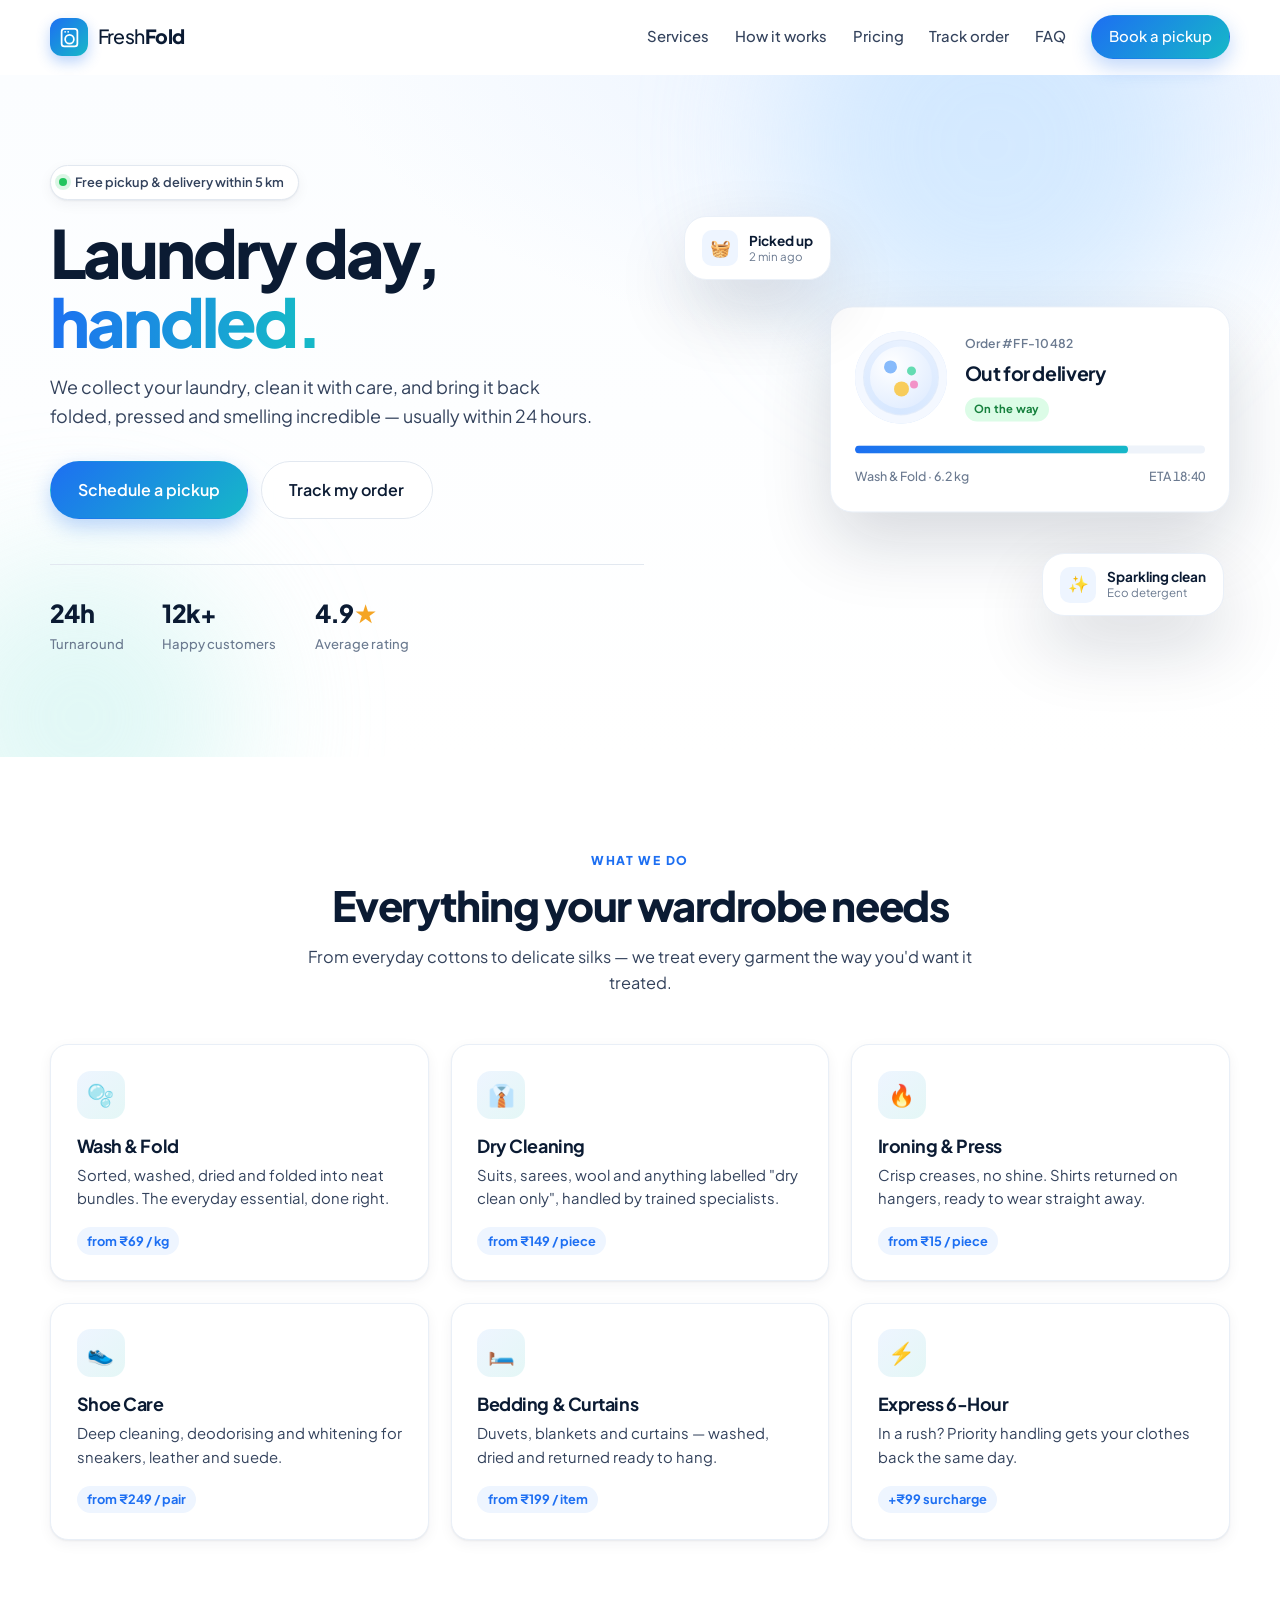
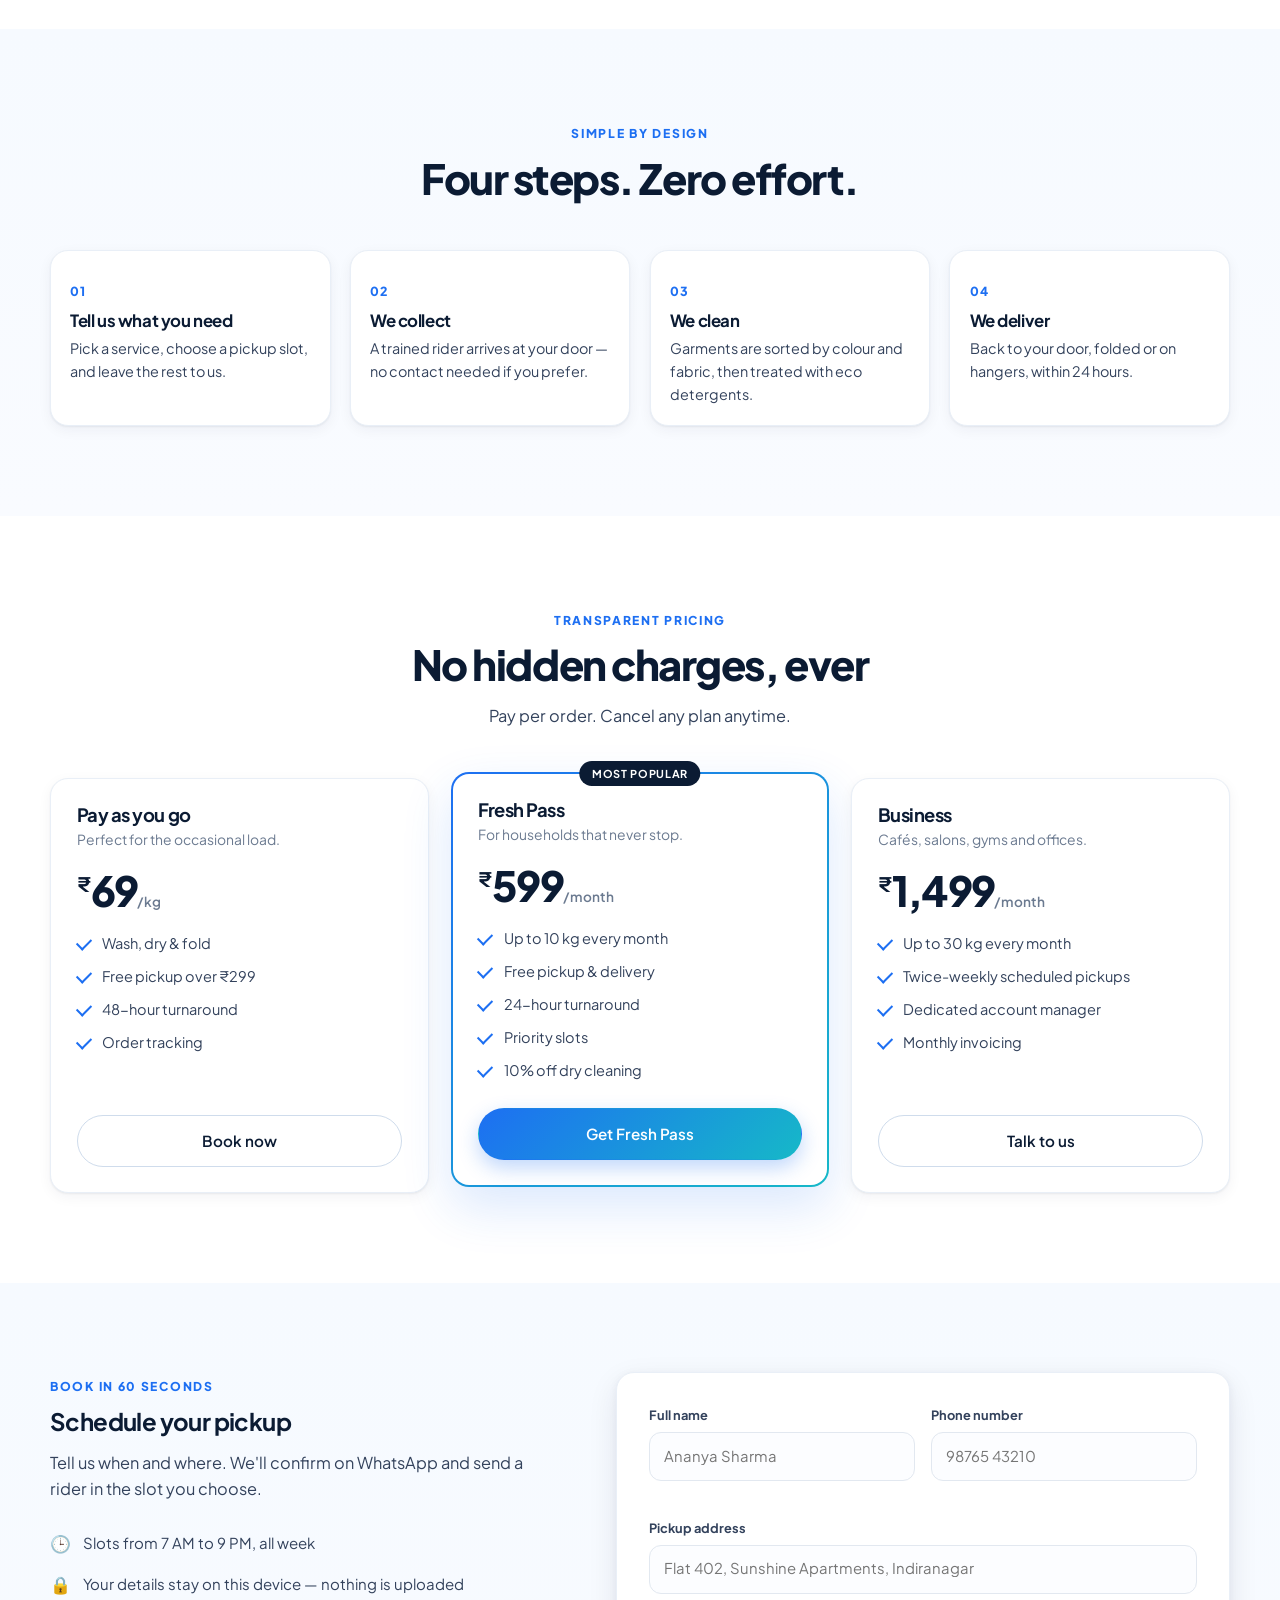
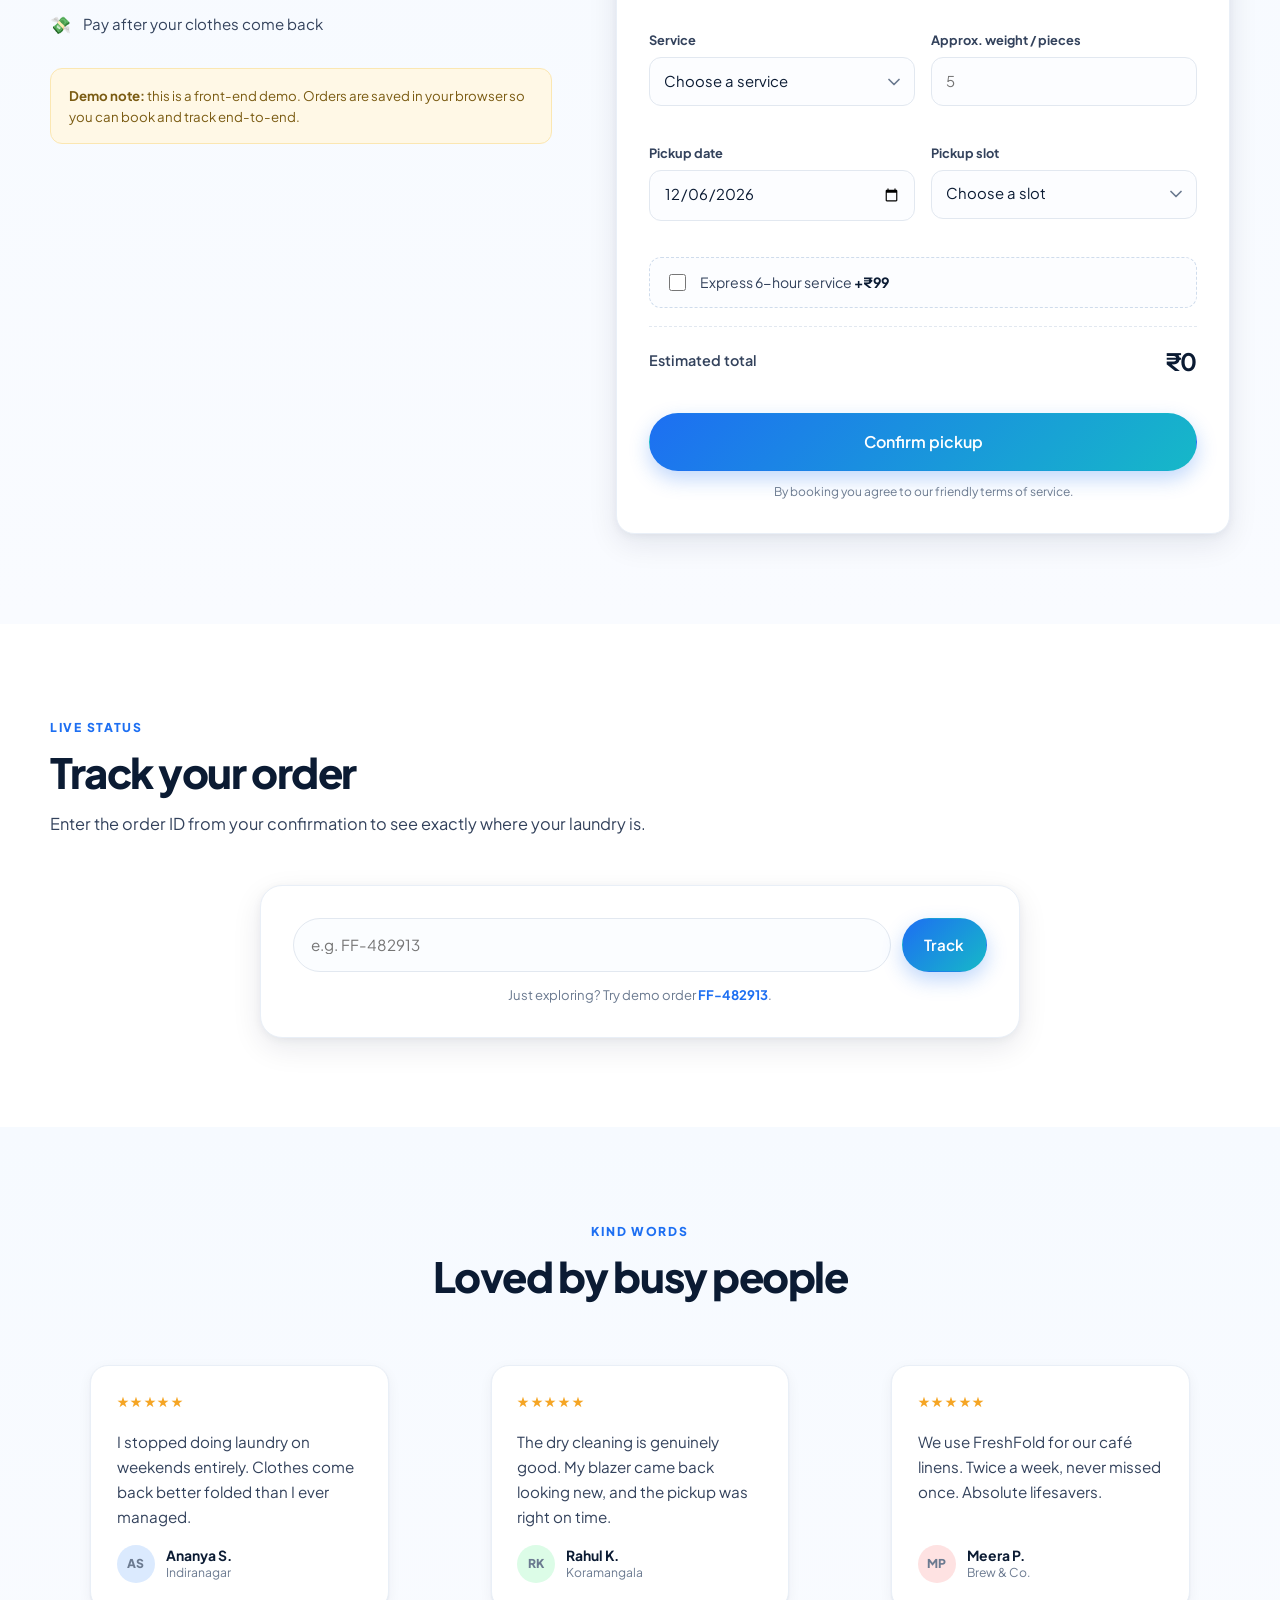
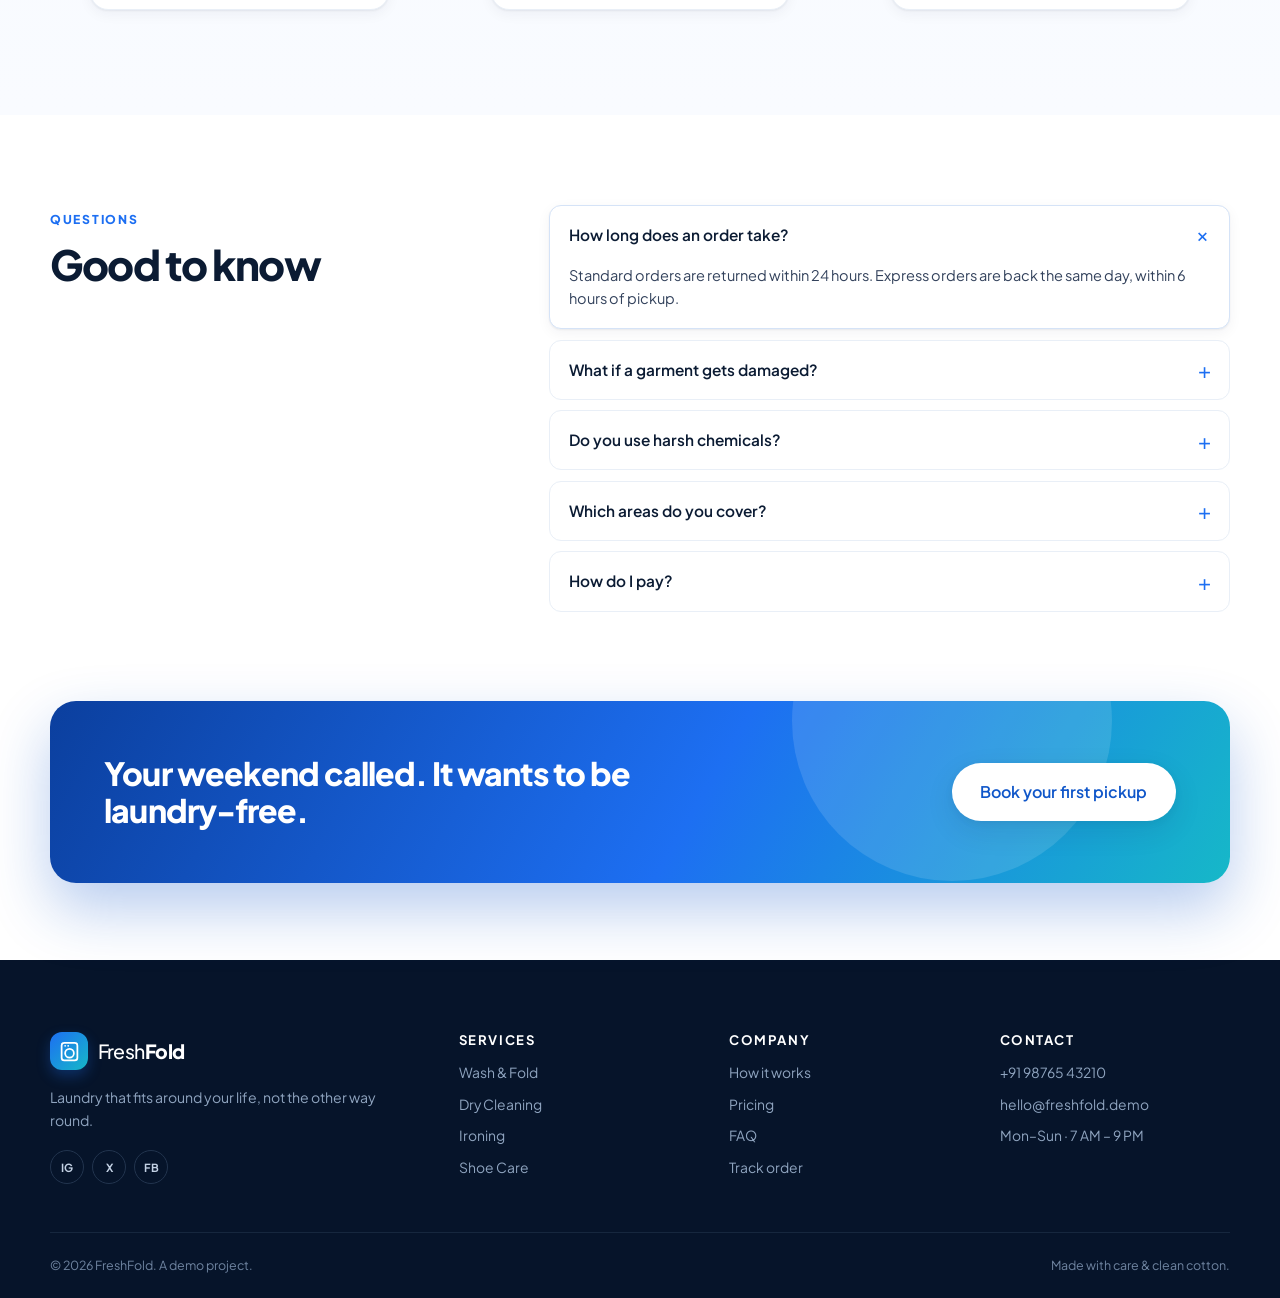
<file: index.html>
<!DOCTYPE html>
<html lang="en">
<head>
  <meta charset="UTF-8" />
  <meta name="viewport" content="width=device-width, initial-scale=1.0" />
  <title>FreshFold — Laundry &amp; Dry Cleaning, Delivered</title>
  <meta name="description" content="FreshFold picks up, washes, folds and delivers your laundry in 24 hours. Book a pickup in under a minute." />
  <link rel="preconnect" href="https://fonts.googleapis.com" />
  <link rel="preconnect" href="https://fonts.gstatic.com" crossorigin />
  <link href="https://fonts.googleapis.com/css2?family=Plus+Jakarta+Sans:wght@400;500;600;700;800&display=swap" rel="stylesheet" />
  <link rel="stylesheet" href="styles.css" />
  <link rel="icon" href="data:image/svg+xml,<svg xmlns='http://www.w3.org/2000/svg' viewBox='0 0 100 100'><text y='.9em' font-size='90'>🫧</text></svg>" />
</head>
<body>

  <!-- ================= NAV ================= -->
  <header class="nav" id="nav">
    <div class="container nav__inner">
      <a href="#top" class="brand">
        <span class="brand__mark" aria-hidden="true">
          <svg viewBox="0 0 24 24" fill="none" stroke="currentColor" stroke-width="2" stroke-linecap="round" stroke-linejoin="round">
            <rect x="3" y="2" width="18" height="20" rx="3"></rect>
            <circle cx="12" cy="14" r="5"></circle>
            <path d="M7 5.5h.01M10.5 5.5h.01"></path>
          </svg>
        </span>
        <span class="brand__text">Fresh<strong>Fold</strong></span>
      </a>

      <nav class="nav__links" id="navLinks">
        <a href="#services">Services</a>
        <a href="#how">How it works</a>
        <a href="#pricing">Pricing</a>
        <a href="#track">Track order</a>
        <a href="#faq">FAQ</a>
        <a href="#book" class="btn btn--primary btn--sm nav__cta">Book a pickup</a>
      </nav>

      <button class="nav__toggle" id="navToggle" aria-label="Open menu" aria-expanded="false">
        <span></span><span></span><span></span>
      </button>
    </div>
  </header>

  <main id="top">

    <!-- ================= HERO ================= -->
    <section class="hero">
      <div class="hero__glow hero__glow--a"></div>
      <div class="hero__glow hero__glow--b"></div>

      <div class="container hero__inner">
        <div class="hero__copy">
          <span class="pill">
            <span class="pill__dot"></span>
            Free pickup &amp; delivery within 5 km
          </span>

          <h1>Laundry day,<br /><span class="grad">handled.</span></h1>

          <p class="hero__lead">
            We collect your laundry, clean it with care, and bring it back folded,
            pressed and smelling incredible — usually within 24 hours.
          </p>

          <div class="hero__actions">
            <a href="#book" class="btn btn--primary btn--lg">Schedule a pickup</a>
            <a href="#track" class="btn btn--ghost btn--lg">Track my order</a>
          </div>

          <dl class="hero__stats">
            <div>
              <dt>24h</dt>
              <dd>Turnaround</dd>
            </div>
            <div>
              <dt>12k+</dt>
              <dd>Happy customers</dd>
            </div>
            <div>
              <dt>4.9<span class="star">★</span></dt>
              <dd>Average rating</dd>
            </div>
          </dl>
        </div>

        <div class="hero__art" aria-hidden="true">
          <div class="art-card art-card--main">
            <div class="art-card__top">
              <div class="drum">
                <div class="drum__inner">
                  <span></span><span></span><span></span><span></span>
                </div>
              </div>
              <div class="art-card__meta">
                <span class="muted">Order #FF-10482</span>
                <strong>Out for delivery</strong>
                <span class="badge badge--green">On the way</span>
              </div>
            </div>
            <div class="progress"><span style="width: 78%"></span></div>
            <div class="art-card__foot">
              <span>Wash &amp; Fold · 6.2 kg</span>
              <span class="mono">ETA 18:40</span>
            </div>
          </div>

          <div class="art-card art-card--float">
            <span class="float__emoji">🧺</span>
            <div>
              <strong>Picked up</strong>
              <span class="muted">2 min ago</span>
            </div>
          </div>

          <div class="art-card art-card--float2">
            <span class="float__emoji">✨</span>
            <div>
              <strong>Sparkling clean</strong>
              <span class="muted">Eco detergent</span>
            </div>
          </div>
        </div>
      </div>
    </section>

    <!-- ================= SERVICES ================= -->
    <section class="section" id="services">
      <div class="container">
        <div class="section__head">
          <span class="eyebrow">What we do</span>
          <h2>Everything your wardrobe needs</h2>
          <p class="section__lead">From everyday cottons to delicate silks — we treat every garment the way you'd want it treated.</p>
        </div>

        <div class="grid grid--3">
          <article class="card service">
            <span class="service__icon">🫧</span>
            <h3>Wash &amp; Fold</h3>
            <p>Sorted, washed, dried and folded into neat bundles. The everyday essential, done right.</p>
            <span class="service__price">from ₹69 / kg</span>
          </article>

          <article class="card service">
            <span class="service__icon">👔</span>
            <h3>Dry Cleaning</h3>
            <p>Suits, sarees, wool and anything labelled "dry clean only", handled by trained specialists.</p>
            <span class="service__price">from ₹149 / piece</span>
          </article>

          <article class="card service">
            <span class="service__icon">🔥</span>
            <h3>Ironing &amp; Press</h3>
            <p>Crisp creases, no shine. Shirts returned on hangers, ready to wear straight away.</p>
            <span class="service__price">from ₹15 / piece</span>
          </article>

          <article class="card service">
            <span class="service__icon">👟</span>
            <h3>Shoe Care</h3>
            <p>Deep cleaning, deodorising and whitening for sneakers, leather and suede.</p>
            <span class="service__price">from ₹249 / pair</span>
          </article>

          <article class="card service">
            <span class="service__icon">🛏️</span>
            <h3>Bedding &amp; Curtains</h3>
            <p>Duvets, blankets and curtains — washed, dried and returned ready to hang.</p>
            <span class="service__price">from ₹199 / item</span>
          </article>

          <article class="card service">
            <span class="service__icon">⚡</span>
            <h3>Express 6-Hour</h3>
            <p>In a rush? Priority handling gets your clothes back the same day.</p>
            <span class="service__price">+₹99 surcharge</span>
          </article>
        </div>
      </div>
    </section>

    <!-- ================= HOW IT WORKS ================= -->
    <section class="section section--tint" id="how">
      <div class="container">
        <div class="section__head">
          <span class="eyebrow">Simple by design</span>
          <h2>Four steps. Zero effort.</h2>
        </div>

        <ol class="steps">
          <li class="step">
            <span class="step__num">01</span>
            <h3>Tell us what you need</h3>
            <p>Pick a service, choose a pickup slot, and leave the rest to us.</p>
          </li>
          <li class="step">
            <span class="step__num">02</span>
            <h3>We collect</h3>
            <p>A trained rider arrives at your door — no contact needed if you prefer.</p>
          </li>
          <li class="step">
            <span class="step__num">03</span>
            <h3>We clean</h3>
            <p>Garments are sorted by colour and fabric, then treated with eco detergents.</p>
          </li>
          <li class="step">
            <span class="step__num">04</span>
            <h3>We deliver</h3>
            <p>Back to your door, folded or on hangers, within 24 hours.</p>
          </li>
        </ol>
      </div>
    </section>

    <!-- ================= PRICING ================= -->
    <section class="section" id="pricing">
      <div class="container">
        <div class="section__head">
          <span class="eyebrow">Transparent pricing</span>
          <h2>No hidden charges, ever</h2>
          <p class="section__lead">Pay per order. Cancel any plan anytime.</p>
        </div>

        <div class="grid grid--3 pricing">
          <article class="card plan">
            <h3>Pay as you go</h3>
            <p class="plan__desc">Perfect for the occasional load.</p>
            <p class="plan__price"><span>₹</span>69<small>/kg</small></p>
            <ul class="ticks">
              <li>Wash, dry &amp; fold</li>
              <li>Free pickup over ₹299</li>
              <li>48-hour turnaround</li>
              <li>Order tracking</li>
            </ul>
            <a href="#book" class="btn btn--outline btn--block">Book now</a>
          </article>

          <article class="card plan plan--featured">
            <span class="plan__tag">Most popular</span>
            <h3>Fresh Pass</h3>
            <p class="plan__desc">For households that never stop.</p>
            <p class="plan__price"><span>₹</span>599<small>/month</small></p>
            <ul class="ticks">
              <li>Up to 10 kg every month</li>
              <li>Free pickup &amp; delivery</li>
              <li>24-hour turnaround</li>
              <li>Priority slots</li>
              <li>10% off dry cleaning</li>
            </ul>
            <a href="#book" class="btn btn--primary btn--block">Get Fresh Pass</a>
          </article>

          <article class="card plan">
            <h3>Business</h3>
            <p class="plan__desc">Cafés, salons, gyms and offices.</p>
            <p class="plan__price"><span>₹</span>1,499<small>/month</small></p>
            <ul class="ticks">
              <li>Up to 30 kg every month</li>
              <li>Twice-weekly scheduled pickups</li>
              <li>Dedicated account manager</li>
              <li>Monthly invoicing</li>
            </ul>
            <a href="#book" class="btn btn--outline btn--block">Talk to us</a>
          </article>
        </div>
      </div>
    </section>

    <!-- ================= BOOKING ================= -->
    <section class="section section--tint" id="book">
      <div class="container booking">
        <div class="booking__copy">
          <span class="eyebrow">Book in 60 seconds</span>
          <h2>Schedule your pickup</h2>
          <p class="section__lead">
            Tell us when and where. We'll confirm on WhatsApp and send a rider
            in the slot you choose.
          </p>

          <ul class="booking__list">
            <li><span>🕒</span> Slots from 7 AM to 9 PM, all week</li>
            <li><span>🔒</span> Your details stay on this device — nothing is uploaded</li>
            <li><span>💸</span> Pay after your clothes come back</li>
          </ul>

          <div class="booking__note">
            <strong>Demo note:</strong> this is a front-end demo. Orders are saved in
            your browser so you can book and track end-to-end.
          </div>
        </div>

        <form class="card form" id="bookingForm" novalidate>
          <div class="form__row">
            <div class="field">
              <label for="name">Full name</label>
              <input type="text" id="name" name="name" placeholder="Ananya Sharma" required />
              <span class="error" data-error-for="name"></span>
            </div>
            <div class="field">
              <label for="phone">Phone number</label>
              <input type="tel" id="phone" name="phone" placeholder="98765 43210" inputmode="numeric" required />
              <span class="error" data-error-for="phone"></span>
            </div>
          </div>

          <div class="field">
            <label for="address">Pickup address</label>
            <input type="text" id="address" name="address" placeholder="Flat 402, Sunshine Apartments, Indiranagar" required />
            <span class="error" data-error-for="address"></span>
          </div>

          <div class="form__row">
            <div class="field">
              <label for="service">Service</label>
              <select id="service" name="service" required>
                <option value="">Choose a service</option>
                <option>Wash &amp; Fold — ₹69/kg</option>
                <option>Dry Cleaning — ₹149/piece</option>
                <option>Ironing &amp; Press — ₹15/piece</option>
                <option>Shoe Care — ₹249/pair</option>
                <option>Bedding &amp; Curtains — ₹199/item</option>
              </select>
              <span class="error" data-error-for="service"></span>
            </div>
            <div class="field">
              <label for="weight">Approx. weight / pieces</label>
              <input type="number" id="weight" name="weight" placeholder="5" min="1" max="100" required />
              <span class="error" data-error-for="weight"></span>
            </div>
          </div>

          <div class="form__row">
            <div class="field">
              <label for="date">Pickup date</label>
              <input type="date" id="date" name="date" required />
              <span class="error" data-error-for="date"></span>
            </div>
            <div class="field">
              <label for="slot">Pickup slot</label>
              <select id="slot" name="slot" required>
                <option value="">Choose a slot</option>
                <option>7:00 AM – 10:00 AM</option>
                <option>10:00 AM – 1:00 PM</option>
                <option>1:00 PM – 4:00 PM</option>
                <option>4:00 PM – 7:00 PM</option>
                <option>7:00 PM – 9:00 PM</option>
              </select>
              <span class="error" data-error-for="slot"></span>
            </div>
          </div>

          <label class="checkbox">
            <input type="checkbox" id="express" name="express" />
            <span>Express 6-hour service <b>+₹99</b></span>
          </label>

          <div class="form__total">
            <span>Estimated total</span>
            <strong id="estimate">₹0</strong>
          </div>

          <button type="submit" class="btn btn--primary btn--block btn--lg">Confirm pickup</button>
          <p class="form__fine">By booking you agree to our friendly terms of service.</p>
        </form>
      </div>
    </section>

    <!-- ================= TRACK ================= -->
    <section class="section" id="track">
      <div class="container track">
        <div class="section__head section__head--left">
          <span class="eyebrow">Live status</span>
          <h2>Track your order</h2>
          <p class="section__lead">Enter the order ID from your confirmation to see exactly where your laundry is.</p>
        </div>

        <div class="track__box">
          <form class="track__form" id="trackForm">
            <input type="text" id="trackInput" placeholder="e.g. FF-482913" autocomplete="off" aria-label="Order ID" />
            <button class="btn btn--primary" type="submit">Track</button>
          </form>
          <p class="track__hint">No order yet? <a href="#book">Book a pickup</a> and we'll create one for you.</p>

          <div class="track__result" id="trackResult" hidden></div>
        </div>
      </div>
    </section>

    <!-- ================= TESTIMONIALS ================= -->
    <section class="section section--tint">
      <div class="container">
        <div class="section__head">
          <span class="eyebrow">Kind words</span>
          <h2>Loved by busy people</h2>
        </div>

        <div class="grid grid--3">
          <figure class="card quote">
            <div class="quote__stars">★★★★★</div>
            <blockquote>I stopped doing laundry on weekends entirely. Clothes come back better folded than I ever managed.</blockquote>
            <figcaption>
              <span class="avatar" style="--a:#dbeafe;--b:#1d4ed8">AS</span>
              <div><strong>Ananya S.</strong><span>Indiranagar</span></div>
            </figcaption>
          </figure>

          <figure class="card quote">
            <div class="quote__stars">★★★★★</div>
            <blockquote>The dry cleaning is genuinely good. My blazer came back looking new, and the pickup was right on time.</blockquote>
            <figcaption>
              <span class="avatar" style="--a:#dcfce7;--b:#15803d">RK</span>
              <div><strong>Rahul K.</strong><span>Koramangala</span></div>
            </figcaption>
          </figure>

          <figure class="card quote">
            <div class="quote__stars">★★★★★</div>
            <blockquote>We use FreshFold for our café linens. Twice a week, never missed once. Absolute lifesavers.</blockquote>
            <figcaption>
              <span class="avatar" style="--a:#fee2e2;--b:#b91c1c">MP</span>
              <div><strong>Meera P.</strong><span>Brew &amp; Co.</span></div>
            </figcaption>
          </figure>
        </div>
      </div>
    </section>

    <!-- ================= FAQ ================= -->
    <section class="section" id="faq">
      <div class="container faq">
        <div class="section__head section__head--left">
          <span class="eyebrow">Questions</span>
          <h2>Good to know</h2>
        </div>

        <div class="accordion" id="accordion">
          <details open>
            <summary>How long does an order take?</summary>
            <p>Standard orders are returned within 24 hours. Express orders are back the same day, within 6 hours of pickup.</p>
          </details>
          <details>
            <summary>What if a garment gets damaged?</summary>
            <p>We photograph every item at intake. If something goes wrong, we reimburse up to 10× the cleaning cost — no arguments.</p>
          </details>
          <details>
            <summary>Do you use harsh chemicals?</summary>
            <p>No. We use biodegradable, dermatologist-tested detergents, and a separate fragrance-free wash is available on request.</p>
          </details>
          <details>
            <summary>Which areas do you cover?</summary>
            <p>Pickup and delivery are free within 5 km of our hubs. Beyond that, a small ₹49 distance fee applies.</p>
          </details>
          <details>
            <summary>How do I pay?</summary>
            <p>Pay after delivery by UPI, card or cash. Monthly plans are billed at the start of the cycle.</p>
          </details>
        </div>
      </div>
    </section>

    <!-- ================= CTA ================= -->
    <section class="cta">
      <div class="container cta__inner">
        <h2>Your weekend called. It wants to be laundry-free.</h2>
        <a href="#book" class="btn btn--white btn--lg">Book your first pickup</a>
      </div>
    </section>
  </main>

  <!-- ================= FOOTER ================= -->
  <footer class="footer">
    <div class="container footer__inner">
      <div class="footer__brand">
        <a href="#top" class="brand">
          <span class="brand__mark" aria-hidden="true">
            <svg viewBox="0 0 24 24" fill="none" stroke="currentColor" stroke-width="2" stroke-linecap="round" stroke-linejoin="round">
              <rect x="3" y="2" width="18" height="20" rx="3"></rect>
              <circle cx="12" cy="14" r="5"></circle>
              <path d="M7 5.5h.01M10.5 5.5h.01"></path>
            </svg>
          </span>
          <span class="brand__text">Fresh<strong>Fold</strong></span>
        </a>
        <p>Laundry that fits around your life, not the other way round.</p>
        <div class="socials">
          <a href="#" aria-label="Instagram">IG</a>
          <a href="#" aria-label="X">X</a>
          <a href="#" aria-label="Facebook">FB</a>
        </div>
      </div>

      <div class="footer__col">
        <h4>Services</h4>
        <a href="#services">Wash &amp; Fold</a>
        <a href="#services">Dry Cleaning</a>
        <a href="#services">Ironing</a>
        <a href="#services">Shoe Care</a>
      </div>

      <div class="footer__col">
        <h4>Company</h4>
        <a href="#how">How it works</a>
        <a href="#pricing">Pricing</a>
        <a href="#faq">FAQ</a>
        <a href="#track">Track order</a>
      </div>

      <div class="footer__col">
        <h4>Contact</h4>
        <a href="tel:+919876543210">+91 98765 43210</a>
        <a href="mailto:hello@freshfold.demo">hello@freshfold.demo</a>
        <p class="muted">Mon–Sun · 7 AM – 9 PM</p>
      </div>
    </div>

    <div class="container footer__bottom">
      <span>© <span id="year"></span> FreshFold. A demo project.</span>
      <span>Made with care &amp; clean cotton.</span>
    </div>
  </footer>

  <!-- ================= SUCCESS MODAL ================= -->
  <div class="modal" id="successModal" role="dialog" aria-modal="true" aria-labelledby="modalTitle" hidden>
    <div class="modal__backdrop" data-close-modal></div>
    <div class="modal__card">
      <div class="modal__icon">✓</div>
      <h3 id="modalTitle">Pickup confirmed!</h3>
      <p class="muted">Keep this order ID — you'll need it to track your laundry.</p>
      <div class="modal__id" id="modalOrderId">FF-000000</div>
      <div class="modal__actions">
        <button class="btn btn--primary btn--block" id="modalTrack">Track this order</button>
        <button class="btn btn--ghost btn--block" data-close-modal>Done</button>
      </div>
    </div>
  </div>

  <div class="toast" id="toast" role="status" aria-live="polite"></div>

  <script src="app.js"></script>
</body>
</html>
</file>
<file: styles.css>
/* ============================================================
   FreshFold — styles
   ============================================================ */

:root {
  --ink: #0b1b33;
  --ink-2: #33425c;
  --muted: #6b7a90;
  --line: #e2e8f0;

  --brand: #1d6ff2;
  --brand-2: #16b8c8;
  --brand-dark: #0f56c9;
  --mint: #ecf4ff;

  --white: #ffffff;
  --bg: #f7fafc;

  --radius: 18px;
  --radius-sm: 12px;
  --shadow-sm: 0 1px 2px rgba(11, 27, 51, .06), 0 4px 14px rgba(11, 27, 51, .05);
  --shadow: 0 10px 30px rgba(11, 27, 51, .09), 0 2px 8px rgba(11, 27, 51, .05);
  --shadow-lg: 0 30px 70px rgba(11, 27, 51, .16);

  --ff: "Plus Jakarta Sans", -apple-system, BlinkMacSystemFont, "Segoe UI", sans-serif;
}

* { box-sizing: border-box; }

html { scroll-behavior: smooth; scroll-padding-top: 90px; }

body {
  margin: 0;
  font-family: var(--ff);
  color: var(--ink);
  background: var(--white);
  line-height: 1.6;
  -webkit-font-smoothing: antialiased;
}

h1, h2, h3, h4 { line-height: 1.15; letter-spacing: -.025em; margin: 0; }

p { margin: 0; }

a { color: inherit; text-decoration: none; }

img, svg { display: block; max-width: 100%; }

::selection { background: #cfe3ff; }

.container {
  width: min(1180px, 100% - 3rem);
  margin-inline: auto;
}

.muted { color: var(--muted); }
.mono { font-variant-numeric: tabular-nums; }
.star { color: #f5a524; }

/* ---------------- Buttons ---------------- */
.btn {
  --btn-bg: var(--brand);
  --btn-fg: #fff;
  display: inline-flex;
  align-items: center;
  justify-content: center;
  gap: .5rem;
  padding: .8rem 1.35rem;
  border: 1px solid transparent;
  border-radius: 999px;
  background: var(--btn-bg);
  color: var(--btn-fg);
  font: inherit;
  font-weight: 600;
  font-size: .95rem;
  cursor: pointer;
  transition: transform .15s ease, box-shadow .2s ease, background .2s ease, border-color .2s ease;
  white-space: nowrap;
}

.btn:hover { transform: translateY(-1px); }
.btn:active { transform: translateY(0); }
.btn:focus-visible { outline: 3px solid #a9c9ff; outline-offset: 2px; }

.btn--primary {
  background: linear-gradient(135deg, var(--brand), var(--brand-2));
  box-shadow: 0 8px 20px rgba(29, 111, 242, .28);
}
.btn--primary:hover { box-shadow: 0 12px 28px rgba(29, 111, 242, .36); }

.btn--ghost {
  background: rgba(255, 255, 255, .7);
  color: var(--ink);
  border-color: var(--line);
  backdrop-filter: blur(8px);
}
.btn--ghost:hover { border-color: #c8d5e6; background: #fff; }

.btn--outline {
  background: transparent;
  border-color: #cfdcec;
  color: var(--ink);
}
.btn--outline:hover { border-color: var(--brand); color: var(--brand); }

.btn--white { background: #fff; color: var(--brand-dark); box-shadow: var(--shadow); }

.btn--sm { padding: .55rem 1.05rem; font-size: .88rem; }
.btn--lg { padding: .95rem 1.7rem; font-size: 1rem; }
.btn--block { width: 100%; }

/* ---------------- Nav ---------------- */
.nav {
  position: sticky;
  top: 0;
  z-index: 50;
  background: rgba(255, 255, 255, .82);
  backdrop-filter: saturate(180%) blur(14px);
  border-bottom: 1px solid transparent;
  transition: border-color .2s ease, box-shadow .2s ease;
}

.nav.is-scrolled {
  border-bottom-color: var(--line);
  box-shadow: 0 6px 24px rgba(11, 27, 51, .05);
}

.nav__inner {
  display: flex;
  align-items: center;
  justify-content: space-between;
  height: 74px;
  gap: 1.5rem;
}

.brand { display: inline-flex; align-items: center; gap: .6rem; }

.brand__mark {
  display: grid;
  place-items: center;
  width: 38px;
  height: 38px;
  border-radius: 12px;
  color: #fff;
  background: linear-gradient(135deg, var(--brand), var(--brand-2));
  box-shadow: 0 6px 14px rgba(29, 111, 242, .3);
}
.brand__mark svg { width: 21px; height: 21px; }

.brand__text { font-size: 1.22rem; letter-spacing: -.03em; font-weight: 500; }
.brand__text strong { font-weight: 800; }

.nav__links { display: flex; align-items: center; gap: 1.6rem; }
.nav__links > a { font-size: .93rem; font-weight: 500; color: var(--ink-2); transition: color .15s; }
.nav__links > a:hover { color: var(--brand); }
.nav__links .nav__cta { color: #fff; }

.nav__toggle {
  display: none;
  flex-direction: column;
  gap: 4px;
  padding: 10px;
  background: none;
  border: 1px solid var(--line);
  border-radius: 10px;
  cursor: pointer;
}
.nav__toggle span {
  width: 18px;
  height: 2px;
  background: var(--ink);
  border-radius: 2px;
  transition: transform .2s ease, opacity .2s ease;
}

/* ---------------- Hero ---------------- */
.hero {
  position: relative;
  overflow: hidden;
  padding: clamp(3.5rem, 7vw, 6rem) 0 clamp(4rem, 8vw, 7rem);
  background:
    radial-gradient(1200px 600px at 80% -10%, #e6f0ff 0%, rgba(230, 240, 255, 0) 60%),
    linear-gradient(180deg, #fbfdff 0%, #ffffff 100%);
}

.hero__glow {
  position: absolute;
  border-radius: 50%;
  filter: blur(70px);
  opacity: .55;
  pointer-events: none;
}
.hero__glow--a { width: 420px; height: 420px; background: #bfe0ff; top: -140px; right: 6%; }
.hero__glow--b { width: 320px; height: 320px; background: #c8f2ee; bottom: -120px; left: -80px; }

.hero__inner {
  position: relative;
  display: grid;
  grid-template-columns: 1.05fr .95fr;
  gap: 3rem;
  align-items: center;
}

.pill {
  display: inline-flex;
  align-items: center;
  gap: .5rem;
  padding: .4rem .85rem .4rem .5rem;
  border-radius: 999px;
  background: #fff;
  border: 1px solid var(--line);
  font-size: .8rem;
  font-weight: 600;
  color: var(--ink-2);
  box-shadow: var(--shadow-sm);
}

.pill__dot {
  width: 8px; height: 8px;
  border-radius: 50%;
  background: #22c55e;
  box-shadow: 0 0 0 4px rgba(34, 197, 94, .16);
  animation: pulse 2.4s ease-in-out infinite;
}

@keyframes pulse {
  0%, 100% { box-shadow: 0 0 0 3px rgba(34, 197, 94, .18); }
  50% { box-shadow: 0 0 0 7px rgba(34, 197, 94, .05); }
}

.hero h1 {
  margin: 1.15rem 0 0;
  font-size: clamp(2.6rem, 5.4vw, 4.15rem);
  font-weight: 800;
  letter-spacing: -.045em;
  line-height: 1.03;
}

.grad {
  background: linear-gradient(100deg, var(--brand) 0%, var(--brand-2) 90%);
  -webkit-background-clip: text;
  background-clip: text;
  color: transparent;
}

.hero__lead {
  margin-top: 1.15rem;
  max-width: 34rem;
  font-size: clamp(1rem, 1.5vw, 1.12rem);
  color: var(--ink-2);
}

.hero__actions { display: flex; flex-wrap: wrap; gap: .8rem; margin-top: 1.9rem; }

.hero__stats {
  display: flex;
  gap: 2.4rem;
  margin: 2.8rem 0 0;
  padding-top: 1.8rem;
  border-top: 1px solid var(--line);
}
.hero__stats div { display: flex; flex-direction: column; }
.hero__stats dt { font-size: 1.55rem; font-weight: 800; letter-spacing: -.03em; }
.hero__stats dd { margin: 0; font-size: .82rem; color: var(--muted); font-weight: 500; }

/* Hero art */
.hero__art { position: relative; min-height: 430px; }

.art-card {
  background: #fff;
  border: 1px solid #eaf0f8;
  border-radius: 22px;
  box-shadow: var(--shadow-lg);
}

.art-card--main {
  position: absolute;
  inset: 50% 0 auto auto;
  transform: translateY(-50%);
  width: min(400px, 100%);
  padding: 1.5rem;
  animation: floaty 7s ease-in-out infinite;
}

@keyframes floaty {
  0%, 100% { transform: translateY(-50%); }
  50% { transform: translateY(calc(-50% - 10px)); }
}

.art-card__top { display: flex; gap: 1.1rem; align-items: center; }

.drum {
  flex: none;
  width: 92px; height: 92px;
  border-radius: 50%;
  background: conic-gradient(from 0deg, #e8f1ff, #d6e7ff, #e8f1ff);
  display: grid;
  place-items: center;
  box-shadow: inset 0 0 0 8px #f4f8ff, inset 0 0 0 9px #e2ecfb;
}

.drum__inner {
  position: relative;
  width: 62px; height: 62px;
  border-radius: 50%;
  background: radial-gradient(circle at 35% 30%, #ffffff, #dbe9ff);
  overflow: hidden;
  animation: spin 5s linear infinite;
}
@keyframes spin { to { transform: rotate(360deg); } }

.drum__inner span {
  position: absolute;
  border-radius: 50%;
  background: var(--brand);
  opacity: .75;
}
.drum__inner span:nth-child(1) { width: 13px; height: 13px; top: 14px; left: 14px; background: #60a5fa; }
.drum__inner span:nth-child(2) { width: 9px; height: 9px; top: 20px; right: 16px; background: #34d399; }
.drum__inner span:nth-child(3) { width: 15px; height: 15px; bottom: 12px; left: 24px; background: #fbbf24; }
.drum__inner span:nth-child(4) { width: 8px; height: 8px; bottom: 20px; right: 14px; background: #f472b6; }

.art-card__meta { display: flex; flex-direction: column; gap: .25rem; }
.art-card__meta .muted { font-size: .76rem; font-weight: 600; letter-spacing: .02em; }
.art-card__meta strong { font-size: 1.22rem; letter-spacing: -.02em; }

.badge {
  align-self: flex-start;
  margin-top: .25rem;
  padding: .18rem .6rem;
  border-radius: 999px;
  font-size: .7rem;
  font-weight: 700;
  letter-spacing: .02em;
}
.badge--green { background: #dcfce7; color: #15803d; }

.progress {
  margin: 1.35rem 0 .85rem;
  height: 8px;
  border-radius: 999px;
  background: #eef3fa;
  overflow: hidden;
}
.progress span {
  display: block;
  height: 100%;
  border-radius: inherit;
  background: linear-gradient(90deg, var(--brand), var(--brand-2));
  animation: grow 1.6s cubic-bezier(.2, .8, .2, 1) both;
}
@keyframes grow { from { width: 0 !important; } }

.art-card__foot {
  display: flex;
  justify-content: space-between;
  font-size: .78rem;
  color: var(--muted);
  font-weight: 500;
}

.art-card--float,
.art-card--float2 {
  position: absolute;
  display: flex;
  align-items: center;
  gap: .7rem;
  padding: .8rem 1.05rem;
  font-size: .85rem;
}

.art-card--float { left: -8px; top: 22px; animation: floaty2 6s ease-in-out infinite; }
.art-card--float2 { right: 6px; bottom: 8px; animation: floaty2 7s ease-in-out .8s infinite; }

@keyframes floaty2 {
  0%, 100% { transform: translateY(0); }
  50% { transform: translateY(-9px); }
}

.art-card--float div,
.art-card--float2 div { display: flex; flex-direction: column; line-height: 1.3; }
.art-card--float .muted,
.art-card--float2 .muted { font-size: .72rem; }

.float__emoji {
  display: grid;
  place-items: center;
  width: 36px; height: 36px;
  border-radius: 10px;
  background: #eef5ff;
  font-size: 1.05rem;
}

/* ---------------- Sections ---------------- */
.section { padding: clamp(3.5rem, 7vw, 6.5rem) 0; }
.section--tint { background: linear-gradient(180deg, #f6faff, #f9fbff); }

.section__head { max-width: 42rem; margin: 0 auto 3rem; text-align: center; }
.section__head--left { margin-inline: 0; text-align: left; }

.eyebrow {
  display: inline-block;
  font-size: .76rem;
  font-weight: 800;
  letter-spacing: .14em;
  text-transform: uppercase;
  color: var(--brand);
  margin-bottom: .7rem;
}

.section__head h2 {
  font-size: clamp(1.85rem, 3.3vw, 2.6rem);
  font-weight: 800;
  letter-spacing: -.035em;
}

.section__lead { margin-top: .9rem; color: var(--ink-2); font-size: 1.02rem; }

.grid { display: grid; gap: 1.35rem; }
.grid--3 { grid-template-columns: repeat(3, 1fr); }

.card {
  background: #fff;
  border: 1px solid #e9eff7;
  border-radius: var(--radius);
  padding: 1.6rem;
  box-shadow: var(--shadow-sm);
}

/* Services */
.service { transition: transform .22s ease, box-shadow .22s ease, border-color .22s ease; position: relative; overflow: hidden; }
.service::after {
  content: "";
  position: absolute;
  inset: auto -40px -60px auto;
  width: 130px; height: 130px;
  border-radius: 50%;
  background: radial-gradient(circle, rgba(29, 111, 242, .09), transparent 70%);
  opacity: 0;
  transition: opacity .25s ease;
}
.service:hover { transform: translateY(-4px); box-shadow: var(--shadow); border-color: #d8e5f7; }
.service:hover::after { opacity: 1; }

.service__icon {
  display: grid;
  place-items: center;
  width: 48px; height: 48px;
  border-radius: 14px;
  background: linear-gradient(135deg, #eef5ff, #e4f7f6);
  font-size: 1.35rem;
  margin-bottom: 1.05rem;
}

.service h3 { font-size: 1.12rem; font-weight: 700; margin-bottom: .45rem; }
.service p { color: var(--ink-2); font-size: .93rem; }

.service__price {
  display: inline-block;
  margin-top: 1rem;
  font-size: .8rem;
  font-weight: 700;
  color: var(--brand);
  background: #eef5ff;
  padding: .22rem .65rem;
  border-radius: 999px;
}

/* Steps */
.steps {
  list-style: none;
  margin: 0;
  padding: 0;
  display: grid;
  grid-template-columns: repeat(4, 1fr);
  gap: 1.2rem;
  counter-reset: step;
}

.step {
  position: relative;
  padding: 1.6rem 1.2rem 1.2rem;
  background: #fff;
  border: 1px solid #e9eff7;
  border-radius: var(--radius);
  box-shadow: var(--shadow-sm);
}

.step__num {
  font-size: .78rem;
  font-weight: 800;
  letter-spacing: .1em;
  color: var(--brand);
}

.step h3 { margin: .5rem 0 .45rem; font-size: 1.05rem; font-weight: 700; }
.step p { font-size: .9rem; color: var(--ink-2); }

/* Pricing */
.plan { display: flex; flex-direction: column; position: relative; }
.plan--featured {
  border: 2px solid transparent;
  background:
    linear-gradient(#fff, #fff) padding-box,
    linear-gradient(135deg, var(--brand), var(--brand-2)) border-box;
  box-shadow: 0 20px 50px rgba(29, 111, 242, .16);
  transform: translateY(-6px);
}

.plan__tag {
  position: absolute;
  top: -13px;
  left: 50%;
  transform: translateX(-50%);
  padding: .25rem .8rem;
  border-radius: 999px;
  background: var(--ink);
  color: #fff;
  font-size: .68rem;
  font-weight: 700;
  letter-spacing: .06em;
  text-transform: uppercase;
  white-space: nowrap;
}

.plan h3 { font-size: 1.15rem; font-weight: 700; }
.plan__desc { color: var(--muted); font-size: .87rem; margin-top: .25rem; }

.plan__price {
  margin: 1.15rem 0 1.3rem;
  font-size: 2.6rem;
  font-weight: 800;
  letter-spacing: -.04em;
  line-height: 1;
}
.plan__price span { font-size: 1.25rem; vertical-align: super; font-weight: 700; margin-right: .1rem; }
.plan__price small { font-size: .85rem; font-weight: 600; color: var(--muted); letter-spacing: 0; }

.ticks { list-style: none; padding: 0; margin: 0 0 1.6rem; display: grid; gap: .6rem; font-size: .91rem; }
.ticks li { position: relative; padding-left: 1.6rem; color: var(--ink-2); }
.ticks li::before {
  content: "";
  position: absolute;
  left: 0; top: .42em;
  width: 12px; height: 7px;
  border-left: 2px solid var(--brand);
  border-bottom: 2px solid var(--brand);
  transform: rotate(-45deg);
}

.plan .btn { margin-top: auto; }

/* ---------------- Booking ---------------- */
.booking {
  display: grid;
  grid-template-columns: .9fr 1.1fr;
  gap: clamp(2rem, 5vw, 4rem);
  align-items: start;
}

.booking__list { list-style: none; padding: 0; margin: 1.8rem 0; display: grid; gap: .85rem; }
.booking__list li { display: flex; gap: .75rem; align-items: flex-start; font-size: .94rem; color: var(--ink-2); }
.booking__list span { font-size: 1.05rem; }

.booking__note {
  padding: 1rem 1.15rem;
  border-radius: var(--radius-sm);
  background: #fff8e6;
  border: 1px solid #fbe7b2;
  color: #7a5b12;
  font-size: .83rem;
}

.form { padding: clamp(1.4rem, 3vw, 2rem); box-shadow: var(--shadow); }
.form__row { display: grid; grid-template-columns: 1fr 1fr; gap: 1rem; }

.field { display: flex; flex-direction: column; margin-bottom: 1rem; }
.field label { font-size: .8rem; font-weight: 700; color: var(--ink-2); margin-bottom: .4rem; }

.field input,
.field select {
  font: inherit;
  font-size: .93rem;
  padding: .72rem .85rem;
  border: 1px solid var(--line);
  border-radius: var(--radius-sm);
  background: #fcfdff;
  color: var(--ink);
  transition: border-color .15s ease, box-shadow .15s ease, background .15s;
  width: 100%;
}

.field select {
  appearance: none;
  background-image: url("data:image/svg+xml,%3Csvg xmlns='http://www.w3.org/2000/svg' width='12' height='8' viewBox='0 0 12 8'%3E%3Cpath d='M1 1.5 6 6.5l5-5' stroke='%236b7a90' stroke-width='1.7' fill='none' stroke-linecap='round' stroke-linejoin='round'/%3E%3C/svg%3E");
  background-repeat: no-repeat;
  background-position: right .9rem center;
  padding-right: 2.2rem;
}

.field input:focus,
.field select:focus {
  outline: none;
  background: #fff;
  border-color: var(--brand);
  box-shadow: 0 0 0 4px rgba(29, 111, 242, .13);
}

.field.has-error input,
.field.has-error select { border-color: #ef4444; box-shadow: 0 0 0 4px rgba(239, 68, 68, .1); background: #fffafa; }

.error { min-height: 1rem; margin-top: .3rem; font-size: .75rem; color: #dc2626; font-weight: 600; }

.checkbox {
  display: flex;
  align-items: center;
  gap: .65rem;
  padding: .8rem .95rem;
  border: 1px dashed #cfdcec;
  border-radius: var(--radius-sm);
  font-size: .88rem;
  color: var(--ink-2);
  cursor: pointer;
  background: #fcfdff;
}
.checkbox input { width: 17px; height: 17px; accent-color: var(--brand); cursor: pointer; }
.checkbox b { color: var(--ink); }

.form__total {
  display: flex;
  align-items: center;
  justify-content: space-between;
  margin: 1.1rem 0;
  padding: .95rem 0;
  border-top: 1px dashed var(--line);
  font-size: .9rem;
  color: var(--ink-2);
  font-weight: 600;
}
.form__total strong { font-size: 1.5rem; color: var(--ink); letter-spacing: -.02em; }

.form__fine { margin-top: .7rem; text-align: center; font-size: .75rem; color: var(--muted); }

/* ---------------- Track ---------------- */
.track__box {
  max-width: 760px;
  margin: 0 auto;
  padding: clamp(1.2rem, 3vw, 2rem);
  background: #fff;
  border: 1px solid #e9eff7;
  border-radius: 22px;
  box-shadow: var(--shadow);
}

.track__form { display: flex; gap: .7rem; }
.track__form input {
  flex: 1;
  font: inherit;
  font-size: .95rem;
  padding: .85rem 1.05rem;
  border: 1px solid var(--line);
  border-radius: 999px;
  background: #fbfdff;
  letter-spacing: .04em;
  text-transform: uppercase;
  transition: border-color .15s, box-shadow .15s;
}
.track__form input:focus {
  outline: none;
  border-color: var(--brand);
  box-shadow: 0 0 0 4px rgba(29, 111, 242, .13);
  background: #fff;
}
.track__form input::placeholder { text-transform: none; letter-spacing: 0; }

.track__hint { margin-top: .75rem; font-size: .82rem; color: var(--muted); text-align: center; }
.track__hint a { color: var(--brand); font-weight: 600; }

.track__result { margin-top: 1.5rem; border-top: 1px solid var(--line); padding-top: 1.5rem; animation: fadeUp .35s ease both; }

@keyframes fadeUp {
  from { opacity: 0; transform: translateY(8px); }
  to { opacity: 1; transform: none; }
}

.order-head { display: flex; flex-wrap: wrap; align-items: center; justify-content: space-between; gap: .8rem; margin-bottom: .4rem; }
.order-head h3 { font-size: 1.15rem; font-weight: 800; letter-spacing: -.02em; }
.order-head .muted { font-size: .82rem; }

.status-chip {
  padding: .3rem .8rem;
  border-radius: 999px;
  font-size: .74rem;
  font-weight: 800;
  letter-spacing: .03em;
  background: #eef5ff;
  color: var(--brand-dark);
}
.status-chip.is-done { background: #dcfce7; color: #15803d; }

.order-meta {
  display: flex;
  flex-wrap: wrap;
  gap: .5rem 1.4rem;
  font-size: .83rem;
  color: var(--muted);
  margin: .9rem 0 1.5rem;
}
.order-meta b { color: var(--ink-2); font-weight: 600; }

.timeline { list-style: none; margin: 0; padding: 0; }
.timeline li {
  position: relative;
  display: flex;
  gap: 1rem;
  padding-bottom: 1.35rem;
  color: var(--muted);
}
.timeline li:last-child { padding-bottom: 0; }
.timeline li::before {
  content: "";
  position: absolute;
  left: 11px;
  top: 26px;
  bottom: 0;
  width: 2px;
  background: var(--line);
}
.timeline li:last-child::before { display: none; }

.timeline__dot {
  flex: none;
  width: 24px; height: 24px;
  border-radius: 50%;
  border: 2px solid var(--line);
  background: #fff;
  display: grid;
  place-items: center;
  font-size: .65rem;
  position: relative;
  z-index: 1;
}

.timeline li.is-done .timeline__dot { background: var(--brand); border-color: var(--brand); color: #fff; }
.timeline li.is-current .timeline__dot {
  border-color: var(--brand);
  background: #fff;
  box-shadow: 0 0 0 5px rgba(29, 111, 242, .15);
  animation: pulseRing 2s ease-in-out infinite;
}
@keyframes pulseRing {
  0%, 100% { box-shadow: 0 0 0 4px rgba(29, 111, 242, .14); }
  50% { box-shadow: 0 0 0 9px rgba(29, 111, 242, .04); }
}

.timeline__text strong { display: block; font-size: .93rem; color: var(--ink-2); font-weight: 700; }
.timeline li.is-done strong { color: var(--ink); }
.timeline li.is-current strong { color: var(--brand-dark); }
.timeline__text span { font-size: .79rem; }

.track__empty {
  text-align: center;
  padding: 1.5rem 0 .5rem;
  color: var(--muted);
  font-size: .9rem;
}

.track__demo { margin-top: 1.2rem; display: flex; justify-content: flex-end; }
.track__demo button {
  font: inherit;
  font-size: .75rem;
  font-weight: 700;
  color: var(--muted);
  background: none;
  border: 1px dashed #cfdcec;
  border-radius: 999px;
  padding: .4rem .8rem;
  cursor: pointer;
}
.track__demo button:hover { color: var(--brand); border-color: var(--brand); }

/* ---------------- Testimonials ---------------- */
.quote { display: flex; flex-direction: column; gap: 1rem; }
.quote__stars { color: #f5a524; letter-spacing: .12em; font-size: .85rem; }
.quote blockquote { margin: 0; font-size: .95rem; color: var(--ink-2); line-height: 1.65; }
.quote figcaption { display: flex; align-items: center; gap: .7rem; margin-top: auto; }
.quote figcaption div { display: flex; flex-direction: column; line-height: 1.3; }
.quote figcaption strong { font-size: .87rem; }
.quote figcaption span { font-size: .76rem; color: var(--muted); }

.avatar {
  display: grid;
  place-items: center;
  width: 38px; height: 38px;
  border-radius: 50%;
  background: var(--a, #eef5ff);
  color: var(--b, var(--brand));
  font-size: .75rem;
  font-weight: 800;
}

/* ---------------- FAQ ---------------- */
.faq { display: grid; grid-template-columns: .78fr 1.22fr; gap: clamp(2rem, 5vw, 4rem); align-items: start; }
.accordion { display: grid; gap: .65rem; }

.accordion details {
  background: #fff;
  border: 1px solid #e9eff7;
  border-radius: var(--radius-sm);
  padding: 0 1.15rem;
  transition: border-color .2s, box-shadow .2s;
}
.accordion details[open] { border-color: #d5e3f7; box-shadow: var(--shadow-sm); }

.accordion summary {
  cursor: pointer;
  list-style: none;
  display: flex;
  align-items: center;
  justify-content: space-between;
  gap: 1rem;
  padding: 1.05rem 0;
  font-weight: 600;
  font-size: .96rem;
}
.accordion summary::-webkit-details-marker { display: none; }

.accordion summary::after {
  content: "+";
  font-size: 1.35rem;
  font-weight: 400;
  color: var(--brand);
  line-height: 1;
  transition: transform .2s ease;
}
.accordion details[open] summary::after { transform: rotate(45deg); }

.accordion details p { padding: 0 0 1.1rem; margin: 0; font-size: .91rem; color: var(--ink-2); }

/* ---------------- CTA ---------------- */
.cta { padding: 0 0 clamp(3.5rem, 6vw, 5.5rem); }
.cta__inner {
  position: relative;
  overflow: hidden;
  display: flex;
  flex-wrap: wrap;
  align-items: center;
  justify-content: space-between;
  gap: 1.5rem;
  padding: clamp(2.2rem, 5vw, 3.4rem);
  border-radius: 26px;
  background: linear-gradient(120deg, #0b3f9e, #1d6ff2 55%, #16b8c8);
  box-shadow: 0 26px 60px rgba(15, 86, 201, .3);
}
.cta__inner::before {
  content: "";
  position: absolute;
  width: 320px; height: 320px;
  border-radius: 50%;
  background: rgba(255, 255, 255, .12);
  top: -140px; right: 10%;
}
.cta__inner h2 {
  position: relative;
  color: #fff;
  font-size: clamp(1.4rem, 3vw, 2rem);
  font-weight: 800;
  letter-spacing: -.03em;
  max-width: 30ch;
}
.cta__inner .btn { position: relative; }

/* ---------------- Footer ---------------- */
.footer { background: #06142a; color: #c3d1e4; padding-top: clamp(3rem, 6vw, 4.5rem); }

.footer__inner {
  display: grid;
  grid-template-columns: 1.6fr repeat(3, 1fr);
  gap: 2.5rem;
  padding-bottom: 3rem;
}

.footer .brand { color: #fff; margin-bottom: 1rem; }
.footer .brand__text strong { color: #fff; }
.footer__brand p { font-size: .88rem; max-width: 26rem; color: #8fa4bf; }

.socials { display: flex; gap: .5rem; margin-top: 1.2rem; }
.socials a {
  display: grid;
  place-items: center;
  width: 34px; height: 34px;
  border-radius: 50%;
  border: 1px solid #22344e;
  font-size: .7rem;
  font-weight: 700;
  color: #c3d1e4;
  transition: background .2s, border-color .2s, color .2s;
}
.socials a:hover { background: var(--brand); border-color: var(--brand); color: #fff; }

.footer__col { display: flex; flex-direction: column; gap: .6rem; }
.footer__col h4 { color: #fff; font-size: .82rem; text-transform: uppercase; letter-spacing: .12em; margin-bottom: .3rem; }
.footer__col a, .footer__col p { font-size: .87rem; color: #8fa4bf; }
.footer__col a:hover { color: #fff; }

.footer__bottom {
  display: flex;
  flex-wrap: wrap;
  justify-content: space-between;
  gap: 1rem;
  padding: 1.4rem 0;
  border-top: 1px solid #16273e;
  font-size: .78rem;
  color: #6f84a0;
}

/* ---------------- Modal ---------------- */
.modal { position: fixed; inset: 0; z-index: 100; display: grid; place-items: center; padding: 1.2rem; }
.modal[hidden] { display: none; }

.modal__backdrop {
  position: absolute;
  inset: 0;
  background: rgba(6, 20, 42, .55);
  backdrop-filter: blur(4px);
  animation: fadeIn .2s ease both;
}
@keyframes fadeIn { from { opacity: 0; } }

.modal__card {
  position: relative;
  width: min(420px, 100%);
  background: #fff;
  border-radius: 24px;
  padding: 2rem;
  text-align: center;
  box-shadow: var(--shadow-lg);
  animation: pop .28s cubic-bezier(.2, .9, .3, 1.2) both;
}
@keyframes pop { from { opacity: 0; transform: scale(.94) translateY(10px); } }

.modal__icon {
  width: 56px; height: 56px;
  margin: 0 auto 1rem;
  border-radius: 50%;
  display: grid;
  place-items: center;
  background: #dcfce7;
  color: #15803d;
  font-size: 1.6rem;
  font-weight: 700;
}
.modal__card h3 { font-size: 1.35rem; font-weight: 800; letter-spacing: -.02em; }
.modal__card > p { margin-top: .35rem; font-size: .88rem; }

.modal__id {
  margin: 1.3rem 0;
  padding: .9rem;
  border: 2px dashed #cfdcec;
  border-radius: var(--radius-sm);
  font-size: 1.35rem;
  font-weight: 800;
  letter-spacing: .1em;
  color: var(--brand-dark);
  background: #f8fbff;
}
.modal__actions { display: grid; gap: .55rem; }

/* ---------------- Toast ---------------- */
.toast {
  position: fixed;
  left: 50%;
  bottom: 28px;
  z-index: 120;
  transform: translate(-50%, 20px);
  padding: .8rem 1.25rem;
  border-radius: 999px;
  background: var(--ink);
  color: #fff;
  font-size: .85rem;
  font-weight: 600;
  box-shadow: var(--shadow);
  opacity: 0;
  pointer-events: none;
  transition: opacity .25s ease, transform .25s ease;
}
.toast.is-visible { opacity: 1; transform: translate(-50%, 0); }

/* ---------------- Responsive ---------------- */
@media (max-width: 1000px) {
  .hero__inner { grid-template-columns: 1fr; }
  .hero__art { min-height: 360px; margin-top: 1rem; }
  .art-card--main { inset: 50% auto auto 50%; transform: translate(-50%, -50%); animation: none; }
  .art-card--float { left: 0; }
  .art-card--float2 { right: 0; }

  .grid--3 { grid-template-columns: repeat(2, 1fr); }
  .steps { grid-template-columns: repeat(2, 1fr); }
  .booking { grid-template-columns: 1fr; }
  .faq { grid-template-columns: 1fr; }
  .footer__inner { grid-template-columns: 1fr 1fr; }

  .nav__links {
    position: fixed;
    inset: 74px 0 auto 0;
    flex-direction: column;
    align-items: stretch;
    gap: .25rem;
    padding: 1rem 1.5rem 1.5rem;
    background: #fff;
    border-bottom: 1px solid var(--line);
    box-shadow: 0 20px 30px rgba(11, 27, 51, .08);
    transform: translateY(-130%);
    transition: transform .28s ease;
  }
  .nav__links.is-open { transform: translateY(0); }
  .nav__links > a { padding: .8rem .25rem; border-bottom: 1px solid #f1f5fa; }
  .nav__links .nav__cta { margin-top: .8rem; border-bottom: none; text-align: center; }

  .nav__toggle { display: flex; }
  .nav__toggle.is-open span:nth-child(1) { transform: translateY(6px) rotate(45deg); }
  .nav__toggle.is-open span:nth-child(2) { opacity: 0; }
  .nav__toggle.is-open span:nth-child(3) { transform: translateY(-6px) rotate(-45deg); }
}

@media (max-width: 680px) {
  .container { width: min(1180px, 100% - 2rem); }
  .grid--3, .steps { grid-template-columns: 1fr; }
  .plan--featured { transform: none; }
  .form__row { grid-template-columns: 1fr; gap: 0; }
  .hero__stats { gap: 1.4rem; }
  .hero__stats dt { font-size: 1.25rem; }
  .hero__actions .btn { flex: 1; }
  .track__form { flex-direction: column; }
  .track__form input, .track__form .btn { width: 100%; }
  .footer__inner { grid-template-columns: 1fr; gap: 2rem; }
  .cta__inner { flex-direction: column; align-items: flex-start; }
  .art-card--float { top: 4px; }
  .art-card--float2 { bottom: -6px; }
  .hero__art { min-height: 400px; }
  .art-card--main { width: 100%; padding: 1.2rem; }
  .drum { width: 74px; height: 74px; }
  .drum__inner { width: 50px; height: 50px; }
}

@media (prefers-reduced-motion: reduce) {
  *, *::before, *::after { animation-duration: .001ms !important; transition-duration: .001ms !important; }
  html { scroll-behavior: auto; }
}
</file>
